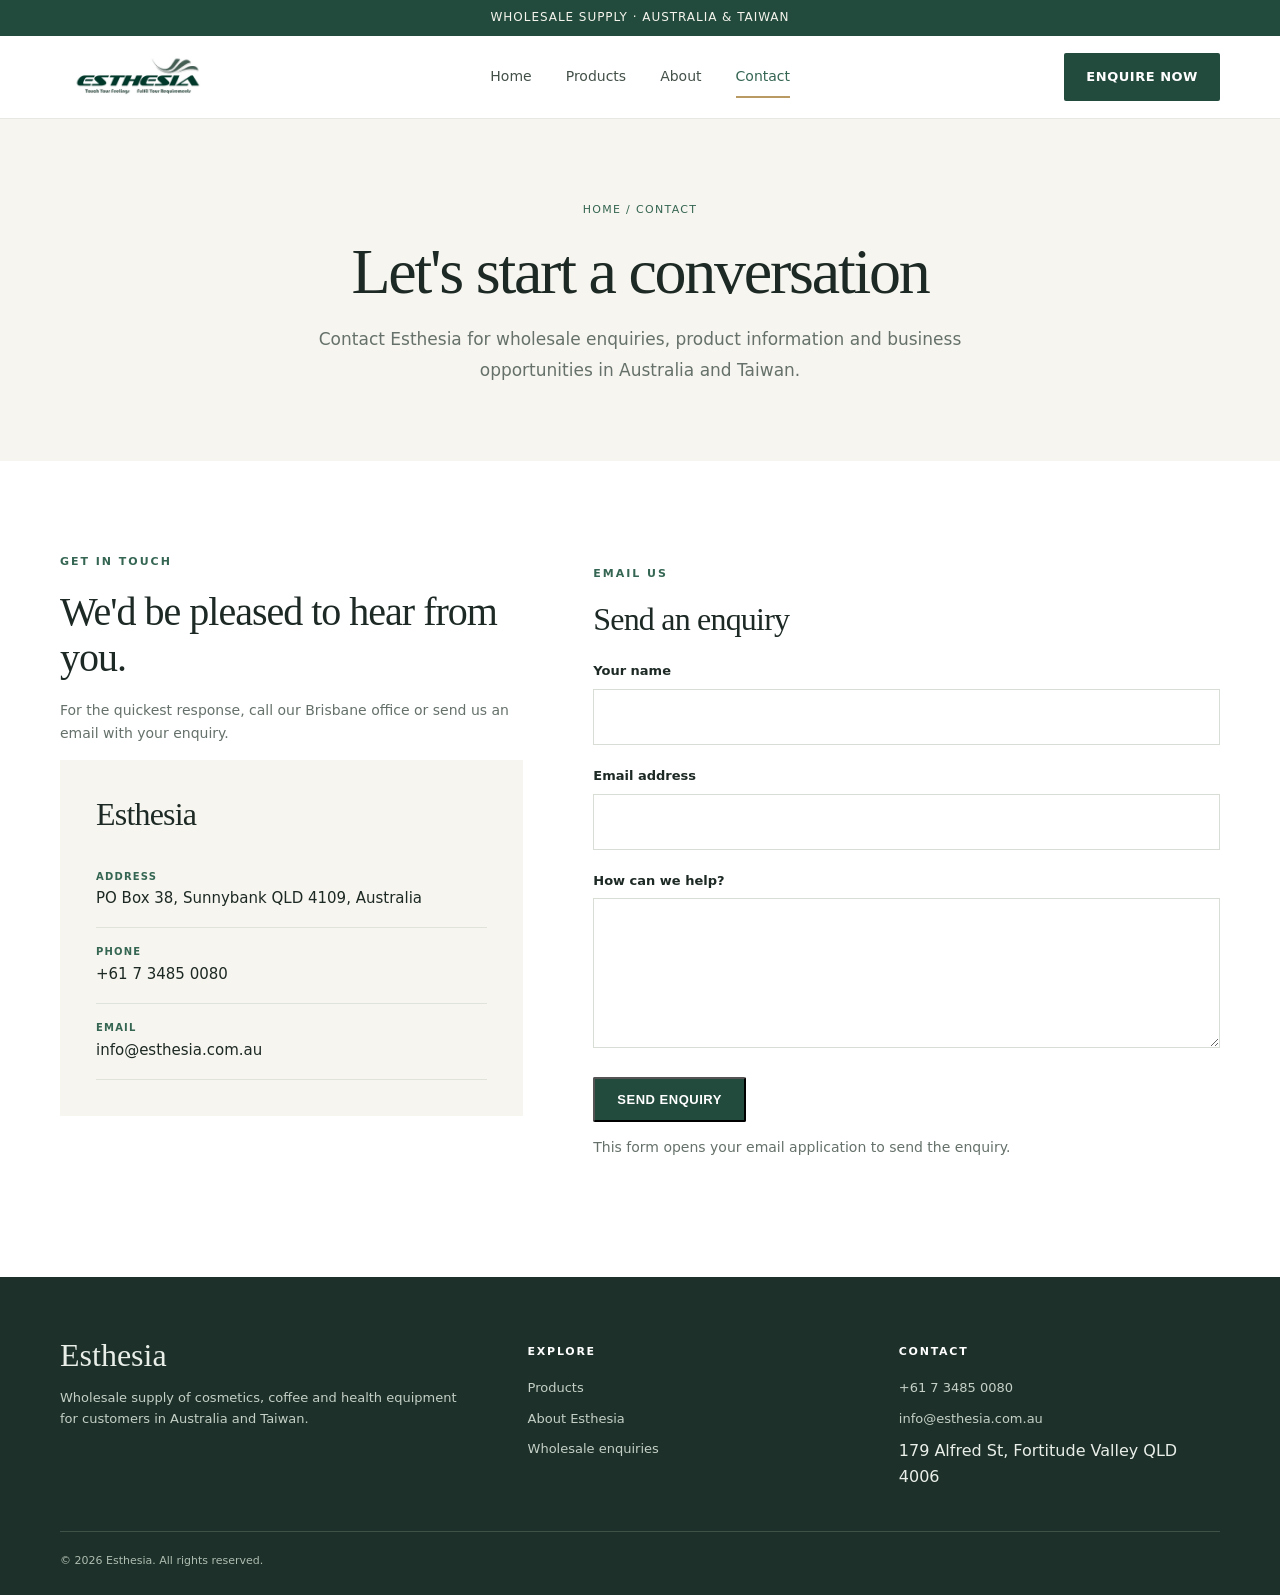
<file: contact/index.html>
<!doctype html><html lang="en"><head><meta charset="utf-8"><meta name="viewport" content="width=device-width,initial-scale=1"><meta http-equiv="refresh" content="0;url=../contact.html"><link rel="canonical" href="../contact.html"><title>Redirecting to Esthesia</title></head><body><p>Redirecting… <a href="../contact.html">Continue to the page</a>.</p></body></html>
</file>
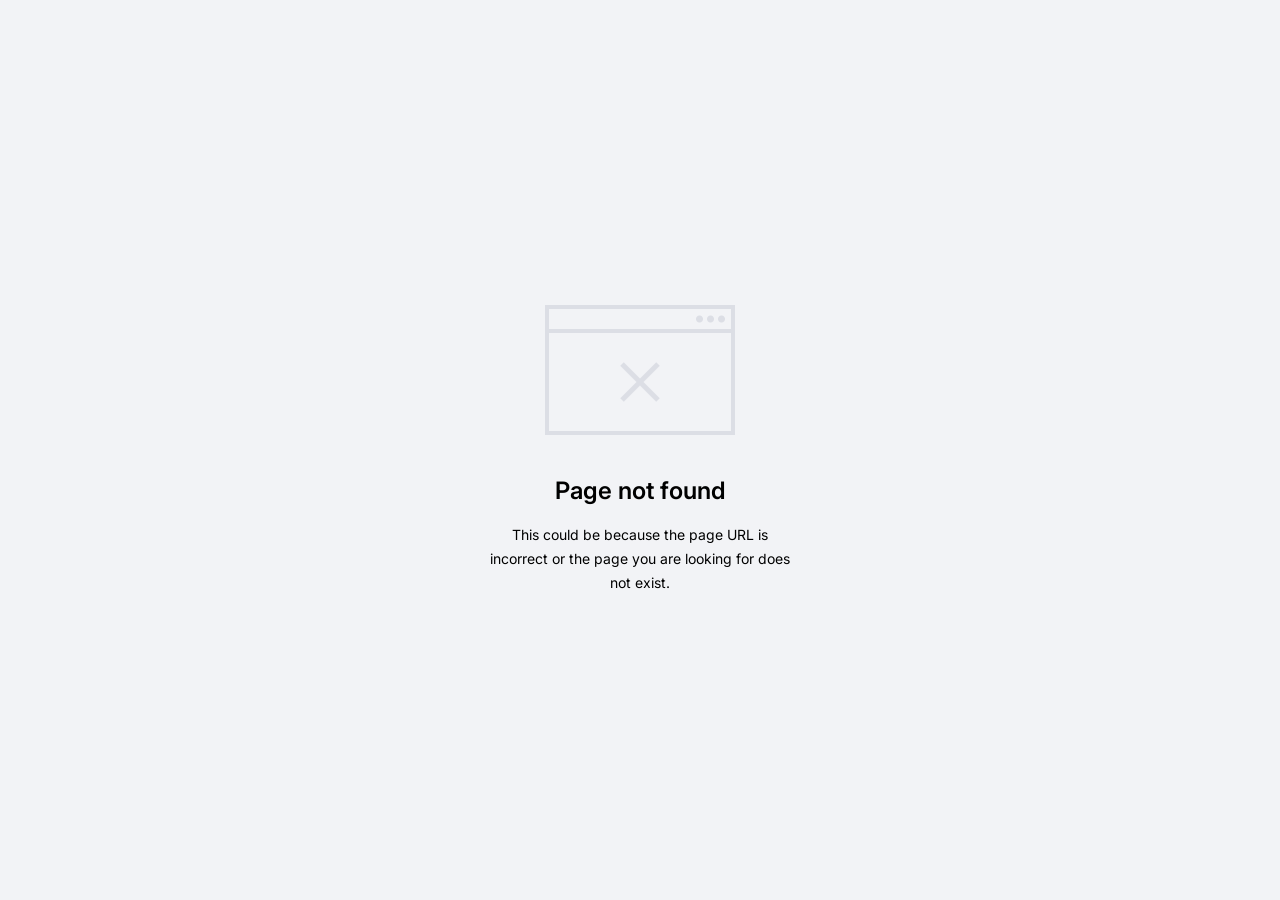
<file: _astro-1732517316264/signals/config/index.html>
<!DOCTYPE html>
    <html lang="en">
    <head>
        <meta charset="UTF-8">
        <title>Website Builder 404</title>
        <meta name="viewport" content="width=device-width, initial-scale=1.0">
        <meta http-equiv="X-UA-Compatible" content="ie=edge">
        <meta name="apple-mobile-web-app-capable" content="yes">
        <meta name="theme-color" content="#F2F3F6">
        <meta property="og:title" content="Website Builder 404" />
        <meta property="og:description" content="Oooops, looks like the page you requested could not be found. Please check the URL for proper spelling and capitalization." />
        <link rel="canonical" href="https://hostinger.com/">
        <link rel="icon" type="image/png" href="[data-uri]" />
        <link href="https://fonts.googleapis.com/css?family=Inter:400,600&display=swap" rel="stylesheet">
        <style>
            *,
            :after,
            :before {
                margin: 0;
                padding: 0;
                box-sizing: border-box
            }
            a,
            body,
            div,
            em,
            h1,
            html,
            img,
            p {
                margin: 0;
                padding: 0;
                border: 0;
                font-size: 100%;
                font: inherit;
                vertical-align: baseline
            }
            :focus {
                outline: 0
            }
            body {
                line-height: 1;
                -webkit-font-smoothing: antialiased;
                word-wrap: wrap;
                cursor: default
            }
            [hidden] {
                display: none
            }

            html {
                font-size: 100%;
                -webkit-text-size-adjust: 100%;
                -ms-text-size-adjust: 100%
            }

            img {
                width: 100%;
                max-width: 190px;
                height: auto;
                border: 0;
            }
            html {
                color: #000;
                background-color: #F2F3F6;
            }

            .chromeframe {
                margin: .2em 0;
                background: #F2F3F6;
                color: #000;
                padding: .2em 0
            }

            .main-404-container {
                width: 100%;
            }

            .wrapper-404 {
                display: flex;
                flex-direction: column;
                max-width: 300px;
                justify-content: center;
                height: 100vh;
                margin: 0 auto;
                align-items: center;
            }

            .title-404, .text-404 {
                font-family: 'Inter', sans-serif;
                text-align: center;
            }

            .title-404 {
                font-weight: 600;
                font-size: 24px;
                margin-top: 40px;
                margin-bottom: 16px;
                line-height: 1.33;
            }

            .text-404 {
                font-size: 14px;
                line-height: 1.72;
            }

            @media screen and (max-width: 767px){
                img {
                    max-width: 160px;
                }

                .title-404 {
                    margin-top: 32px;
                }
            }
 

        </style>
    </head>
    <body>
        <main class="main-404-container">
            <div class="wrapper-404">
            <img src="[data-uri]" alt="a computer screen with a cross - stitch pattern"/>
            <p class="title-404"> Page not found </p>
            <p class="text-404"> This could be because the page URL is incorrect or the page you are looking for does not exist. </p>
            </div>
        </main>
    <script type="module" src="https://static.cloudflareinsights.com/beacon.min.js/vce701823e78c4301a35b7e07294d87301792088814092" integrity="sha512-UKNk8GbxkABxKcXYuLkO16EleLGUkcvJWtpSNmExE0Too3ZaFAxTscNWEc1OdAv5/BikHawapSCaiD2XCmp+Bw==" data-cf-beacon='{"version":"2024.11.0","token":"cce5aa11a9684b64a63f658114db101a","r":1,"spa":2}' crossorigin="anonymous"></script>
</body>
</html>
</file>
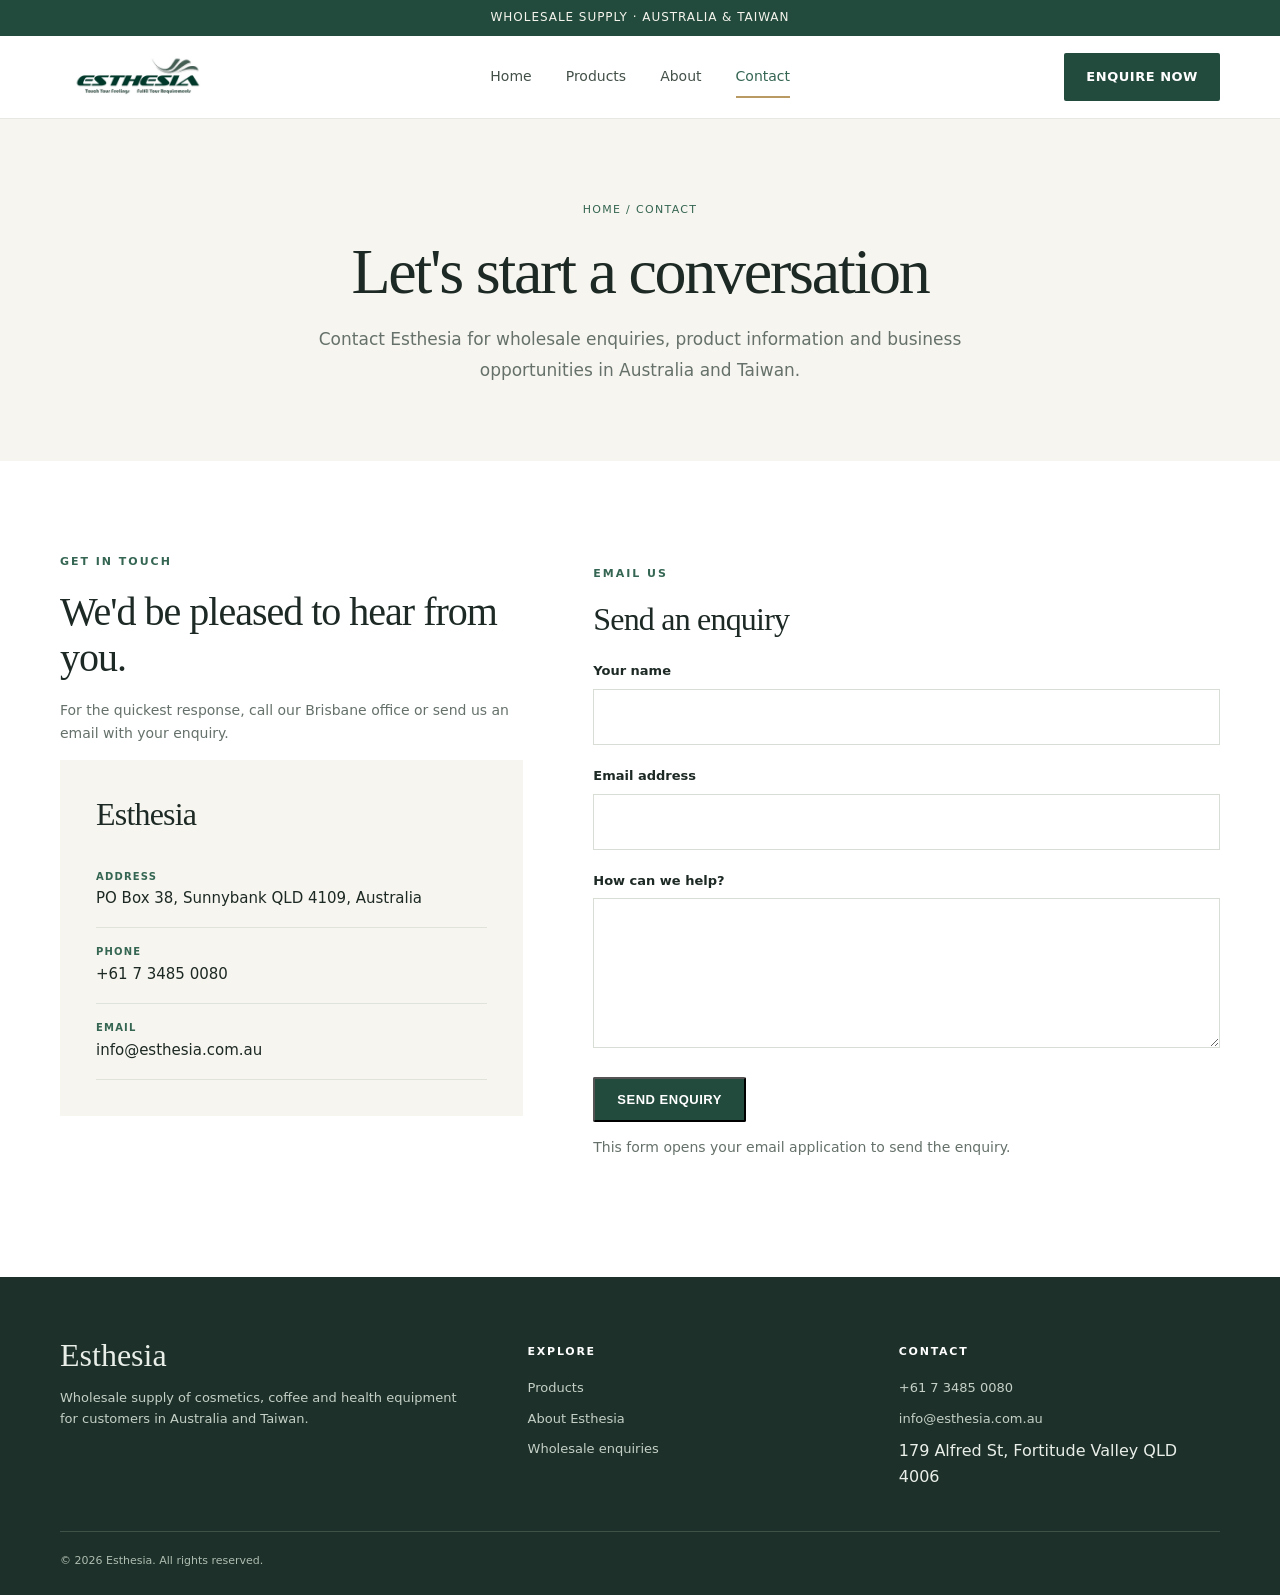
<file: contact.html>
<!doctype html>
<html lang="en"><head><meta charset="utf-8"><meta name="viewport" content="width=device-width,initial-scale=1"><meta name="description" content="Contact Esthesia | Esthesia — wholesaler serving Australia and Taiwan."><title>Contact Esthesia | Esthesia</title><link rel="stylesheet" href="style.css"></head><body>
<div class="topline">WHOLESALE SUPPLY · AUSTRALIA &amp; TAIWAN</div>
<header class="site-header"><div class="container nav"><a class="brand" href="index.html" aria-label="Esthesia home"><img src="assets.zyrosite.com/cdn-cgi/image/format=auto,w=676,fit=crop,q=95/AoPvpvGDX1s2lqj0/esthesialogowithslogan-AE0oZo1GDlC8O04b.webp.jpg" alt="Esthesia"></a><button class="menu-toggle" type="button" aria-expanded="false" aria-controls="primary-nav">Menu</button><nav class="nav-links" id="primary-nav"><a href="index.html" >Home</a><a href="products.html" >Products</a><a href="about.html" >About</a><a href="contact.html" aria-current="page">Contact</a></nav><a class="nav-cta" href="contact.html">ENQUIRE NOW</a></div></header>
<main>
<section class="page-hero"><div class="container"><div class="breadcrumb">Home / Contact</div><h1>Let's start a conversation</h1><p>Contact Esthesia for wholesale enquiries, product information and business opportunities in Australia and Taiwan.</p></div></section>
<section class="section"><div class="container contact-grid"><div><p class="eyebrow">Get in touch</p><h2 style="font:400 40px/1.15 Georgia,serif;margin:0 0 18px">We'd be pleased to hear from you.</h2><p class="contact-note">For the quickest response, call our Brisbane office or send us an email with your enquiry.</p><div class="contact-panel"><h2>Esthesia</h2><div class="contact-row"><small>Address</small><span>PO Box 38, Sunnybank QLD 4109, Australia</span></div><div class="contact-row"><small>Phone</small><a href="tel:+61734850080">+61 7 3485 0080</a></div><div class="contact-row"><small>Email</small><a href="mailto:info@esthesia.com.au">info@esthesia.com.au</a></div></div></div><div class="contact-form"><p class="eyebrow">Email us</p><h2 style="font:400 32px Georgia,serif;margin:0 0 22px">Send an enquiry</h2><form action="mailto:info@esthesia.com.au" method="post" enctype="text/plain"><label for="name">Your name</label><input id="name" name="Name" autocomplete="name" required><label for="email">Email address</label><input id="email" name="Email" type="email" autocomplete="email" required><label for="message">How can we help?</label><textarea id="message" name="Message" required></textarea><button class="button" type="submit">SEND ENQUIRY</button></form><p class="contact-note">This form opens your email application to send the enquiry.</p></div></div></section></main>
<footer class="site-footer"><div class="container"><div class="footer-grid"><div><div class="footer-brand">Esthesia</div><p>Wholesale supply of cosmetics, coffee and health equipment for customers in Australia and Taiwan.</p></div><div><h4>Explore</h4><div class="footer-links"><a href="products.html">Products</a><a href="about.html">About Esthesia</a><a href="contact.html">Wholesale enquiries</a></div></div><div><h4>Contact</h4><div class="footer-links"><a href="tel:+61734850080">+61 7 3485 0080</a><a href="mailto:info@esthesia.com.au">info@esthesia.com.au</a><span>179 Alfred St, Fortitude Valley QLD 4006</span></div></div></div><div class="copyright">© 2026 Esthesia. All rights reserved.</div></div></footer>
<script>const toggle=document.querySelector('.menu-toggle');const nav=document.querySelector('.nav-links');toggle?.addEventListener('click',()=>{const open=nav.classList.toggle('open');toggle.setAttribute('aria-expanded',String(open));});</script></body></html>
</file>
<file: style.css>
:root{--ink:#1d2924;--muted:#65716a;--green:#234b3d;--green2:#356653;--cream:#f7f5ef;--paper:#fff;--line:#e6e8e1;--gold:#b99a62;--serif:Georgia,"Times New Roman",serif;--sans:Inter,ui-sans-serif,system-ui,-apple-system,"Segoe UI",sans-serif}
*{box-sizing:border-box}html{scroll-behavior:smooth}body{margin:0;background:var(--paper);color:var(--ink);font:16px/1.65 var(--sans);-webkit-font-smoothing:antialiased}img{display:block;max-width:100%}a{color:inherit;text-decoration:none}.container{width:min(1160px,calc(100% - 48px));margin:auto}.topline{background:var(--green);color:#f5f5ed;font-size:12px;letter-spacing:.08em;text-align:center;padding:8px 16px}.site-header{position:sticky;top:0;z-index:20;background:rgba(255,255,255,.96);backdrop-filter:blur(12px);border-bottom:1px solid var(--line)}.nav{height:82px;display:flex;align-items:center;justify-content:space-between;gap:28px}.brand{display:flex;align-items:center;gap:12px;font:600 28px/1 var(--serif);letter-spacing:.02em;color:var(--green)}.brand img{width:156px;max-height:58px;object-fit:contain}.brand-word{display:block}.nav-links{display:flex;align-items:center;gap:34px;font-size:14px;color:#435048}.nav-links a{padding:10px 0;transition:color .2s}.nav-links a:hover,.nav-links a[aria-current=page]{color:var(--green2)}.nav-links a[aria-current=page]{box-shadow:inset 0 -2px var(--gold)}.nav-cta,.button{display:inline-flex;align-items:center;justify-content:center;background:var(--green);color:white;padding:13px 22px;border-radius:2px;font-size:13px;font-weight:600;letter-spacing:.04em;transition:background .2s,transform .2s}.nav-cta:hover,.button:hover{background:var(--green2);transform:translateY(-1px)}.menu-toggle{display:none;border:1px solid var(--line);background:white;padding:9px 12px;color:var(--green);font:inherit}.eyebrow{font-size:11px;font-weight:700;letter-spacing:.18em;text-transform:uppercase;color:var(--green2);margin:0 0 18px}.hero{background:var(--cream);overflow:hidden}.hero-grid{display:grid;grid-template-columns:1fr 1.02fr;min-height:590px}.hero-copy{padding:94px max(48px,calc((100vw - 1160px)/2)) 90px max(24px,calc((100vw - 1160px)/2));display:flex;flex-direction:column;justify-content:center}.hero h1,.page-hero h1{font:400 clamp(42px,5vw,68px)/1.08 var(--serif);letter-spacing:-.035em;margin:0 0 24px;max-width:620px}.hero p.lead,.page-hero p{font-size:17px;line-height:1.8;color:var(--muted);max-width:510px;margin:0 0 32px}.hero-image{min-height:460px;background:#d9ddd4 url("https://images.unsplash.com/photo-1445116572660-236099ec97a0?auto=format&fit=crop&w=1500&q=85") center/cover no-repeat}.hero-actions{display:flex;align-items:center;gap:24px;flex-wrap:wrap}.text-link{font-size:13px;font-weight:650;color:var(--green);border-bottom:1px solid var(--gold);padding:8px 0}.trust-strip{border-bottom:1px solid var(--line);background:#fff}.trust-grid{display:grid;grid-template-columns:repeat(3,1fr);padding:23px 0;gap:20px}.trust-item{text-align:center;font-size:12px;letter-spacing:.09em;text-transform:uppercase;color:#58655d}.trust-item strong{display:block;color:var(--green);font:400 20px var(--serif);letter-spacing:0;text-transform:none;margin-bottom:2px}.section{padding:92px 0}.section.soft{background:var(--cream)}.section-head{max-width:650px;margin:0 auto 46px;text-align:center}.section h2,.section-head h2{font:400 clamp(32px,4vw,46px)/1.16 var(--serif);letter-spacing:-.025em;margin:0 0 14px}.section-head p{color:var(--muted);margin:0}.cards{display:grid;grid-template-columns:repeat(3,1fr);gap:24px}.category-card{background:white;border:1px solid var(--line)}.category-card img{width:100%;height:245px;object-fit:cover}.card-copy{padding:25px 25px 28px}.card-copy h3{font:400 25px var(--serif);margin:0 0 9px}.card-copy p{font-size:14px;color:var(--muted);margin:0 0 18px}.card-copy a{font-size:12px;font-weight:700;letter-spacing:.1em;text-transform:uppercase;color:var(--green)}.split{display:grid;grid-template-columns:1fr 1fr;gap:70px;align-items:center}.split-image{height:440px;object-fit:cover;width:100%}.split-copy h2{font:400 clamp(34px,4vw,48px)/1.15 var(--serif);margin:0 0 20px}.split-copy p{color:var(--muted);margin:0 0 22px}.stats{display:flex;gap:40px;margin:28px 0}.stat strong{display:block;font:400 29px var(--serif);color:var(--green)}.stat span{font-size:12px;color:var(--muted)}.cta-band{background:var(--green);color:white;padding:65px 0}.cta-inner{display:flex;justify-content:space-between;align-items:center;gap:30px}.cta-inner h2{font:400 clamp(30px,4vw,42px)/1.15 var(--serif);margin:0 0 8px}.cta-inner p{color:#d7e0d9;margin:0}.button.light{background:#f5f2e9;color:var(--green)}.page-hero{background:var(--cream);padding:82px 0 76px;text-align:center}.page-hero h1{margin:0 auto 18px}.page-hero p{margin:0 auto;max-width:680px}.breadcrumb{font-size:11px;letter-spacing:.12em;text-transform:uppercase;color:var(--green2);margin-bottom:18px}.product-list{display:grid;grid-template-columns:repeat(3,1fr);gap:24px}.product-tile{border-top:2px solid var(--gold);padding:28px 26px;background:var(--cream)}.product-tile h3{font:400 25px var(--serif);margin:0 0 12px}.product-tile p{font-size:14px;color:var(--muted);margin:0}.contact-grid{display:grid;grid-template-columns:.85fr 1.15fr;gap:70px}.contact-panel{background:var(--cream);padding:36px}.contact-panel h2{font:400 32px var(--serif);margin:0 0 20px}.contact-row{padding:16px 0;border-bottom:1px solid #dfe3da}.contact-row small{display:block;text-transform:uppercase;letter-spacing:.12em;font-size:10px;color:var(--green2);font-weight:700}.contact-row a,.contact-row span{font-size:15px}.contact-note{color:var(--muted);font-size:14px}.contact-form{padding:12px 0}.contact-form label{display:block;font-size:13px;font-weight:600;margin:0 0 7px}.contact-form input,.contact-form textarea{width:100%;padding:14px;border:1px solid #d8ddd5;background:white;font:inherit;margin:0 0 20px;border-radius:0}.contact-form textarea{min-height:150px;resize:vertical}.site-footer{background:#1d3029;color:#e9eee9;padding:60px 0 25px}.footer-grid{display:grid;grid-template-columns:1.3fr 1fr 1fr;gap:50px;padding-bottom:40px}.footer-brand{font:400 32px var(--serif);margin-bottom:12px}.site-footer p,.site-footer a{color:#c4d0c7;font-size:13px}.site-footer h4{font-size:11px;text-transform:uppercase;letter-spacing:.16em;color:#fff;margin:6px 0 16px}.footer-links{display:grid;gap:9px}.copyright{border-top:1px solid #405148;padding-top:20px;font-size:11px;color:#aebdb2}.mobile-only{display:none}
@media(max-width:800px){.container{width:min(100% - 36px,620px)}.nav{height:72px}.brand img{width:132px}.menu-toggle{display:block}.nav-links{display:none;position:absolute;top:72px;left:0;right:0;background:white;padding:18px 24px 24px;border-bottom:1px solid var(--line);flex-direction:column;align-items:stretch;gap:4px}.nav-links.open{display:flex}.nav-links a{padding:12px 0}.nav-cta{display:none}.hero-grid{grid-template-columns:1fr}.hero-copy{padding:68px 24px 58px}.hero-image{min-height:330px;grid-row:1}.hero h1{font-size:48px}.trust-grid{grid-template-columns:1fr;gap:14px}.trust-item{padding:7px}.section{padding:68px 0}.cards,.product-list{grid-template-columns:1fr}.category-card img{height:230px}.split,.contact-grid{grid-template-columns:1fr;gap:32px}.split-image{height:310px}.cta-inner{align-items:flex-start;flex-direction:column}.footer-grid{grid-template-columns:1fr;gap:24px}.page-hero{padding:62px 0}.page-hero h1{font-size:44px}}
@media(prefers-reduced-motion:reduce){html{scroll-behavior:auto}*,*::before,*::after{transition:none!important}}
</file>
